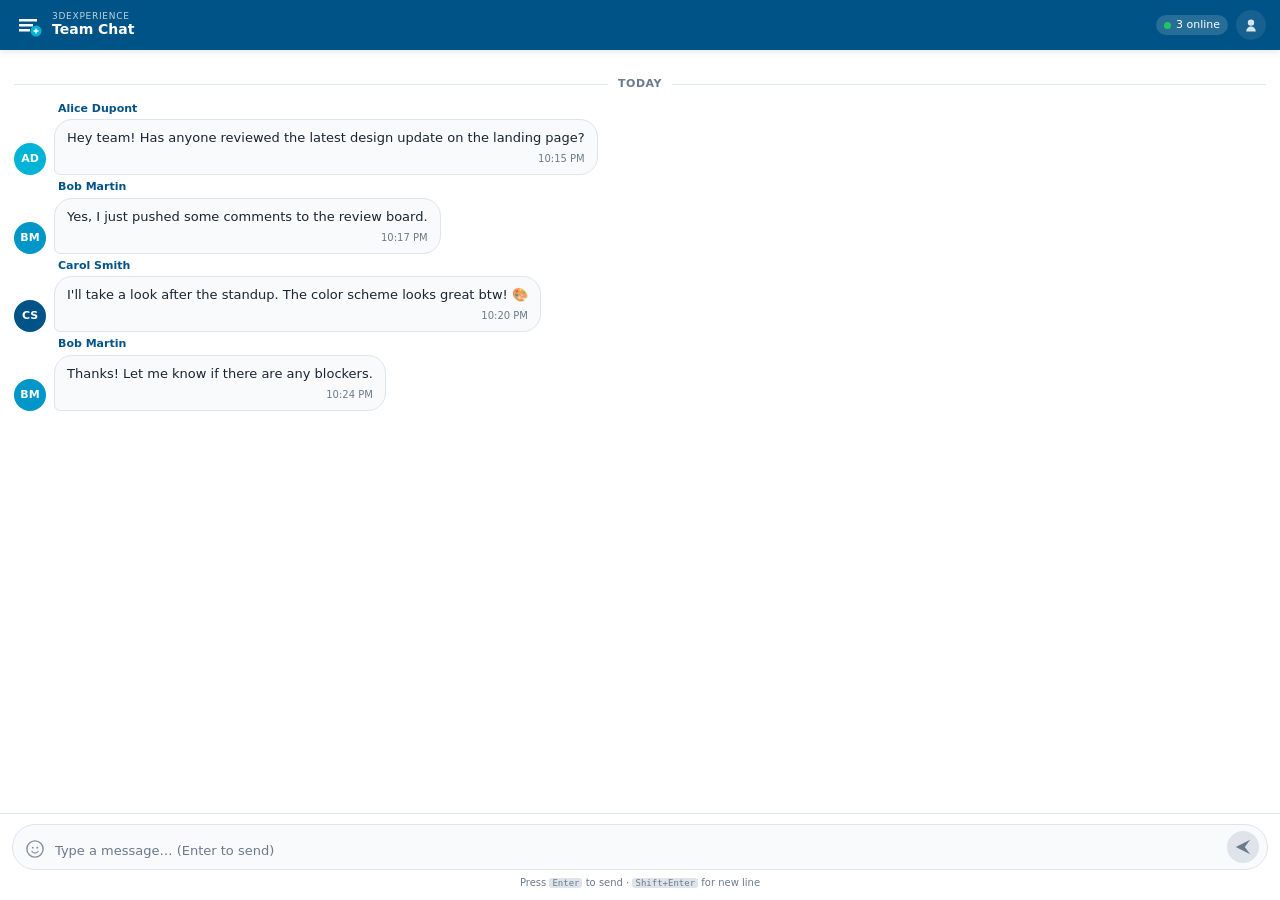
<file: index.html>
<!doctype html>
<html lang="en">

<head>
  <script type="module" crossorigin src="./assets/polyfills.js"></script>

    <meta charset="UTF-8" />
    <meta name="viewport" content="width=device-width, initial-scale=1.0" />
    <title>3DX React Chat Widget</title>
    <link rel="icon" type="image/svg+xml" href="./favicon.svg" />
  <script type="module" crossorigin src="./assets/index.js"></script>
  <link rel="stylesheet" crossorigin href="./assets/index.css">
  <script type="module">import.meta.url;import("_").catch(()=>1);(async function*(){})().next();if(location.protocol!="file:"){window.__vite_is_modern_browser=true}</script>
  <script type="module">!function(){if(window.__vite_is_modern_browser)return;console.warn("vite: loading legacy chunks, syntax error above and the same error below should be ignored");var e=document.getElementById("vite-legacy-polyfill"),n=document.createElement("script");n.src=e.src,n.onload=function(){System.import(document.getElementById('vite-legacy-entry').getAttribute('data-src'))},document.body.appendChild(n)}();</script>
</head>

<body>
    <div id="root"></div>
  <script nomodule>!function(){var e=document,t=e.createElement("script");if(!("noModule"in t)&&"onbeforeload"in t){var n=!1;e.addEventListener("beforeload",(function(e){if(e.target===t)n=!0;else if(!e.target.hasAttribute("nomodule")||!n)return;e.preventDefault()}),!0),t.type="module",t.src=".",e.head.appendChild(t),t.remove()}}();</script>
  <script nomodule crossorigin id="vite-legacy-polyfill" src="./assets/polyfills-legacy.js"></script>
  <script nomodule crossorigin id="vite-legacy-entry" data-src="./assets/index-legacy.js">System.import(document.getElementById('vite-legacy-entry').getAttribute('data-src'))</script>
</body>

</html>
</file>
<file: assets/index.css>
*,*:before,*:after{box-sizing:border-box;margin:0;padding:0}:root{--color-primary: #005386;--color-primary-dark: #003d63;--color-primary-light: #e8f4fc;--color-accent: #00B4D8;--color-accent-dark: #0096b8;--color-bg: #f0f4f8;--color-surface: #ffffff;--color-surface-alt: #f8fafb;--color-border: #dee4ea;--color-text: #1a2533;--color-text-muted: #6b7a8d;--color-shadow: rgba(0, 83, 134, .12);--color-online: #22c55e;--color-away: #f59e0b;--color-offline: #9ca3af;--border-radius-sm: 6px;--border-radius-md: 12px;--border-radius-lg: 18px;--border-radius-xl: 24px;font-family:Segoe UI,system-ui,-apple-system,sans-serif;font-size:14px;line-height:1.5;color:var(--color-text)}[data-theme=dark]{--color-bg: #0d1b2a;--color-surface: #1a2b3c;--color-surface-alt: #1f3347;--color-border: #2d4258;--color-text: #e8f0f7;--color-text-muted: #7fa3c0;--color-shadow: rgba(0, 0, 0, .4);--color-primary-light: #1a3550}html,body,#root{height:100%;overflow:hidden}.app-root{height:100%;display:flex;flex-direction:column;background:var(--color-bg)}.loading-screen{flex:1;display:flex;flex-direction:column;align-items:center;justify-content:center;gap:12px;color:var(--color-text-muted)}.loading-spinner{width:36px;height:36px;border:3px solid var(--color-border);border-top-color:var(--color-primary);border-radius:50%;animation:spin .8s linear infinite}@keyframes spin{to{transform:rotate(360deg)}}.chat-widget{display:flex;flex-direction:column;height:100%;background:var(--color-surface);overflow:hidden}.widget-header{display:flex;align-items:center;justify-content:space-between;padding:10px 14px;background:var(--color-primary);color:#fff;flex-shrink:0;box-shadow:0 2px 6px var(--color-shadow)}.widget-header__brand{display:flex;align-items:center;gap:10px}.widget-header__logo{width:28px;height:28px;flex-shrink:0}.widget-header__app{display:block;font-size:9px;letter-spacing:.08em;text-transform:uppercase;opacity:.75;line-height:1}.widget-header__title{font-size:14px;font-weight:600;line-height:1.2}.widget-header__actions{display:flex;align-items:center;gap:8px}.online-badge{display:flex;align-items:center;gap:5px;font-size:11px;background:rgba(255,255,255,.15);border-radius:20px;padding:2px 8px}.online-dot{width:7px;height:7px;background:var(--color-online);border-radius:50%}.chat-body{flex:1;display:flex;overflow:hidden;min-height:0}.user-list{width:180px;flex-shrink:0;background:var(--color-surface-alt);border-right:1px solid var(--color-border);overflow-y:auto;padding:12px 8px;display:flex;flex-direction:column;gap:12px}.user-list__heading{font-size:11px;font-weight:700;text-transform:uppercase;letter-spacing:.06em;color:var(--color-text-muted);padding:0 4px}.user-group__label{display:flex;align-items:center;gap:5px;font-size:11px;font-weight:600;color:var(--color-text-muted);text-transform:uppercase;letter-spacing:.05em;padding:2px 4px 6px}.user-group__list{list-style:none;display:flex;flex-direction:column;gap:2px}.user-item{display:flex;align-items:center;gap:7px;padding:5px 4px;border-radius:var(--border-radius-sm);cursor:default;transition:background .15s}.user-item:hover{background:var(--color-primary-light)}.user-item__name{font-size:12px;font-weight:500;white-space:nowrap;overflow:hidden;text-overflow:ellipsis}.user-item__you{color:var(--color-text-muted);font-weight:400}.status-dot{display:inline-block;width:7px;height:7px;border-radius:50%;flex-shrink:0}.status-dot--online{background:var(--color-online)}.status-dot--away{background:var(--color-away)}.status-dot--offline{background:var(--color-offline)}.chat-main{flex:1;display:flex;flex-direction:column;min-width:0;overflow:hidden}.message-list{flex:1;overflow-y:auto;padding:16px 14px 8px;display:flex;flex-direction:column;gap:4px;scroll-behavior:smooth}.message-list--empty{align-items:center;justify-content:center;color:var(--color-text-muted);gap:12px;text-align:center}.message-list::-webkit-scrollbar{width:5px}.message-list::-webkit-scrollbar-track{background:transparent}.message-list::-webkit-scrollbar-thumb{background:var(--color-border);border-radius:10px}.day-divider{display:flex;align-items:center;gap:10px;margin:10px 0 4px;color:var(--color-text-muted);font-size:11px;font-weight:600;text-transform:uppercase;letter-spacing:.05em}.day-divider:before,.day-divider:after{content:"";flex:1;height:1px;background:var(--color-border)}.message-row{display:flex;align-items:flex-end;gap:8px;max-width:88%}.message-row--mine{flex-direction:row-reverse;align-self:flex-end}.message-row:not(.message-row--mine){align-self:flex-start}.message-row__avatar{flex-shrink:0;width:32px}.message-bubble-wrap{display:flex;flex-direction:column;gap:2px}.message-row--mine .message-bubble-wrap{align-items:flex-end}.message-author{font-size:11px;font-weight:600;color:var(--color-primary);padding:0 4px}.message-bubble{background:var(--color-surface-alt);border:1px solid var(--color-border);border-radius:var(--border-radius-lg);border-bottom-left-radius:var(--border-radius-sm);padding:8px 12px;max-width:100%;word-wrap:break-word}.message-bubble--mine{background:var(--color-primary);border-color:transparent;color:#fff;border-bottom-left-radius:var(--border-radius-lg);border-bottom-right-radius:var(--border-radius-sm)}.message-text{font-size:13px;line-height:1.55;white-space:pre-wrap}.message-time{display:block;font-size:10px;color:var(--color-text-muted);margin-top:3px;text-align:right}.message-bubble--mine .message-time{color:rgba(255,255,255,.65)}.typing-indicator{display:flex;align-items:center;gap:4px;padding:6px 4px;color:var(--color-text-muted);font-size:11px;align-self:flex-start}.typing-dot{display:inline-block;width:5px;height:5px;background:var(--color-text-muted);border-radius:50%;animation:typing-bounce 1.2s ease-in-out infinite}.typing-dot:nth-child(2){animation-delay:.2s}.typing-dot:nth-child(3){animation-delay:.4s}@keyframes typing-bounce{0%,80%,to{transform:translateY(0);opacity:.4}40%{transform:translateY(-4px);opacity:1}}.typing-label{margin-left:4px}.avatar{border-radius:50%;display:flex;align-items:center;justify-content:center;font-size:11px;font-weight:700;color:#fff;flex-shrink:0;user-select:none}.avatar--md{width:32px;height:32px}.avatar--sm{width:26px;height:26px;font-size:10px}.avatar--placeholder{background:transparent}.message-input{padding:10px 12px;border-top:1px solid var(--color-border);background:var(--color-surface);flex-shrink:0;position:relative}.message-input__row{display:flex;align-items:flex-end;gap:6px;background:var(--color-surface-alt);border:1px solid var(--color-border);border-radius:var(--border-radius-xl);padding:6px 8px;transition:border-color .2s}.message-input__row:focus-within{border-color:var(--color-primary);box-shadow:0 0 0 3px rgba(0,83,134,.12)}.message-input__textarea{flex:1;resize:none;border:none;background:transparent;font:inherit;font-size:13px;color:var(--color-text);line-height:1.5;max-height:120px;overflow-y:auto;outline:none;padding:2px 0}.message-input__textarea::placeholder{color:var(--color-text-muted)}.message-input__hint{font-size:10px;color:var(--color-text-muted);margin-top:5px;text-align:center}.message-input__hint kbd{background:var(--color-border);border-radius:3px;padding:0 3px;font-family:monospace;font-size:9px}.emoji-picker{position:absolute;bottom:calc(100% + 8px);left:12px;display:flex;gap:4px;background:var(--color-surface);border:1px solid var(--color-border);border-radius:var(--border-radius-md);padding:8px;box-shadow:0 4px 16px var(--color-shadow);z-index:10}.emoji-btn{background:none;border:none;font-size:20px;cursor:pointer;padding:4px;border-radius:var(--border-radius-sm);transition:background .15s,transform .1s;line-height:1}.emoji-btn:hover{background:var(--color-primary-light);transform:scale(1.2)}.icon-btn{display:flex;align-items:center;justify-content:center;width:30px;height:30px;border:none;background:rgba(255,255,255,.1);color:inherit;border-radius:50%;cursor:pointer;flex-shrink:0;transition:background .15s,opacity .15s;opacity:.85}.icon-btn:hover{opacity:1;background:rgba(255,255,255,.2)}.icon-btn--active{background:rgba(255,255,255,.3);opacity:1}.message-input .icon-btn{color:var(--color-text-muted);background:transparent;width:28px;height:28px}.message-input .icon-btn:hover,.message-input .icon-btn--active{color:var(--color-primary);background:var(--color-primary-light)}.send-btn{display:flex;align-items:center;justify-content:center;width:32px;height:32px;border:none;border-radius:50%;background:var(--color-border);color:var(--color-text-muted);cursor:default;flex-shrink:0;transition:background .2s,color .2s,transform .1s}.send-btn--active{background:var(--color-primary);color:#fff;cursor:pointer}.send-btn--active:hover{background:var(--color-primary-dark);transform:scale(1.05)}
</file>
